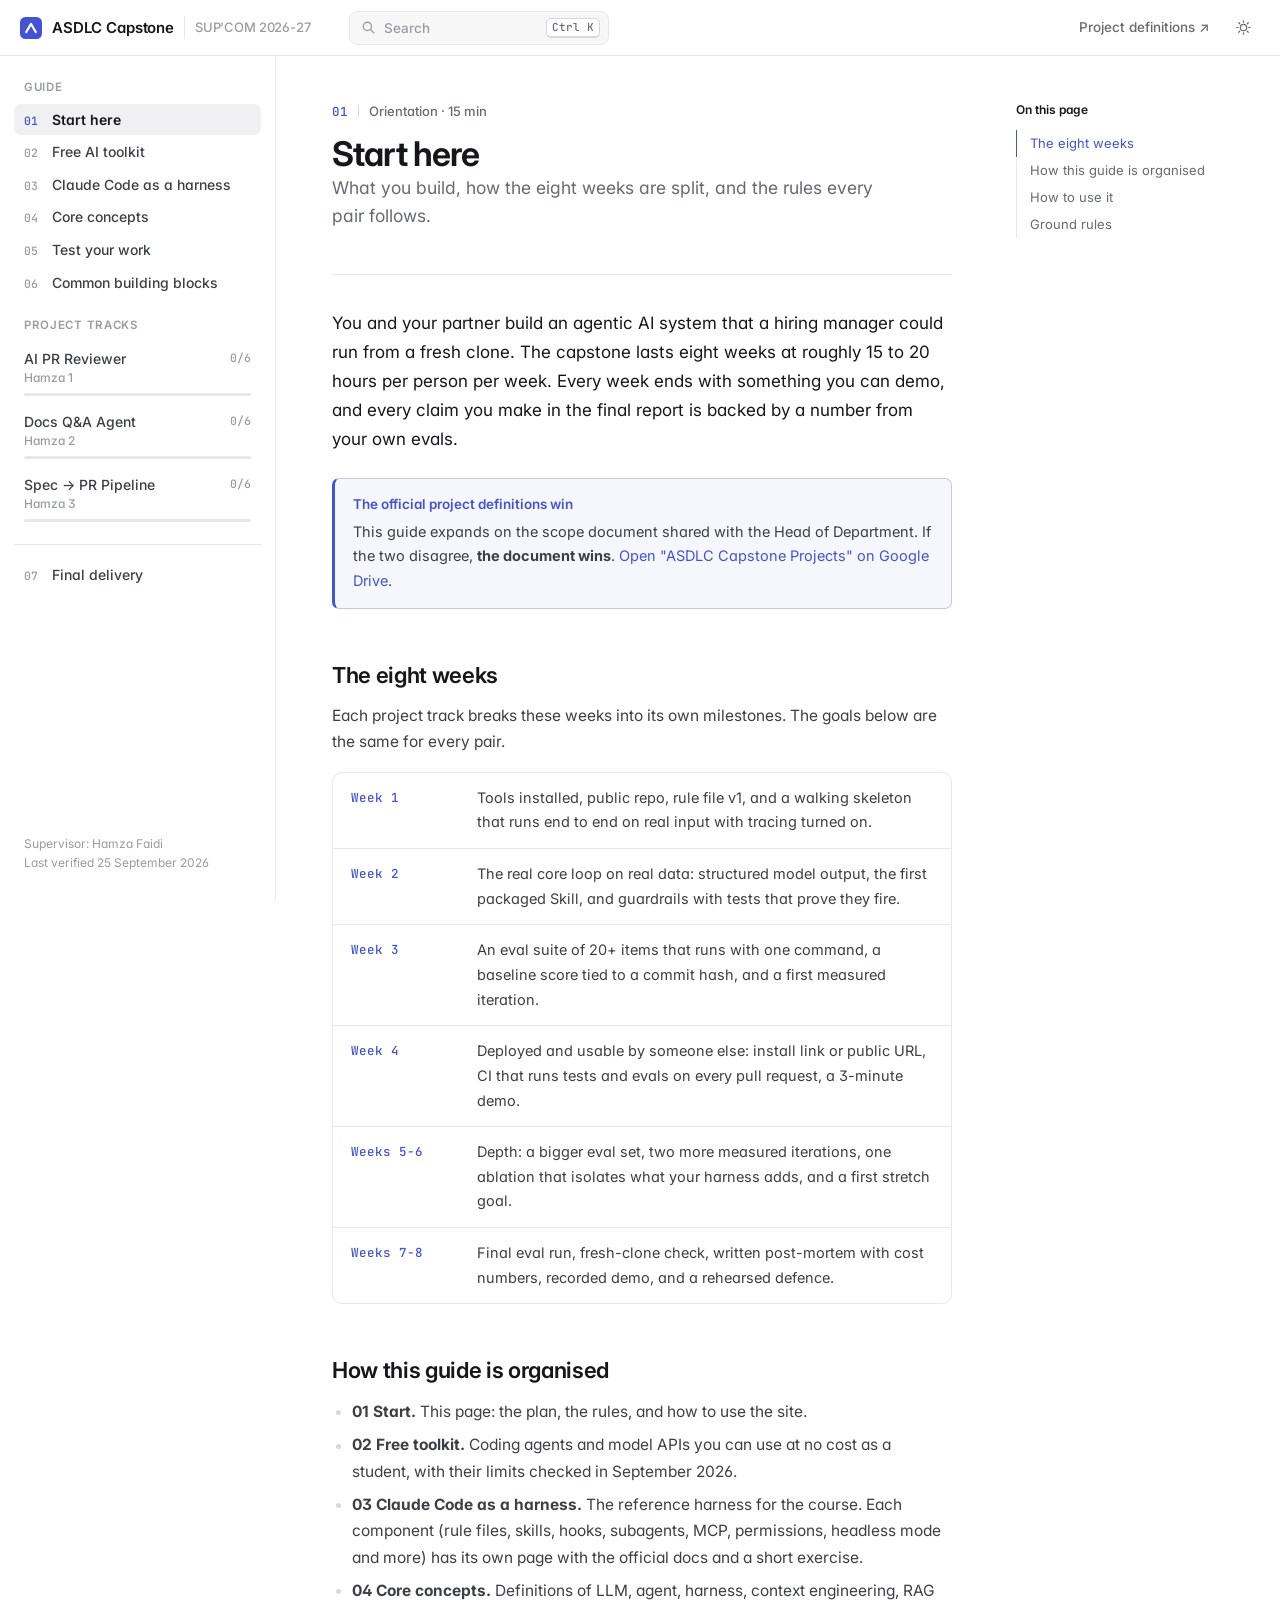
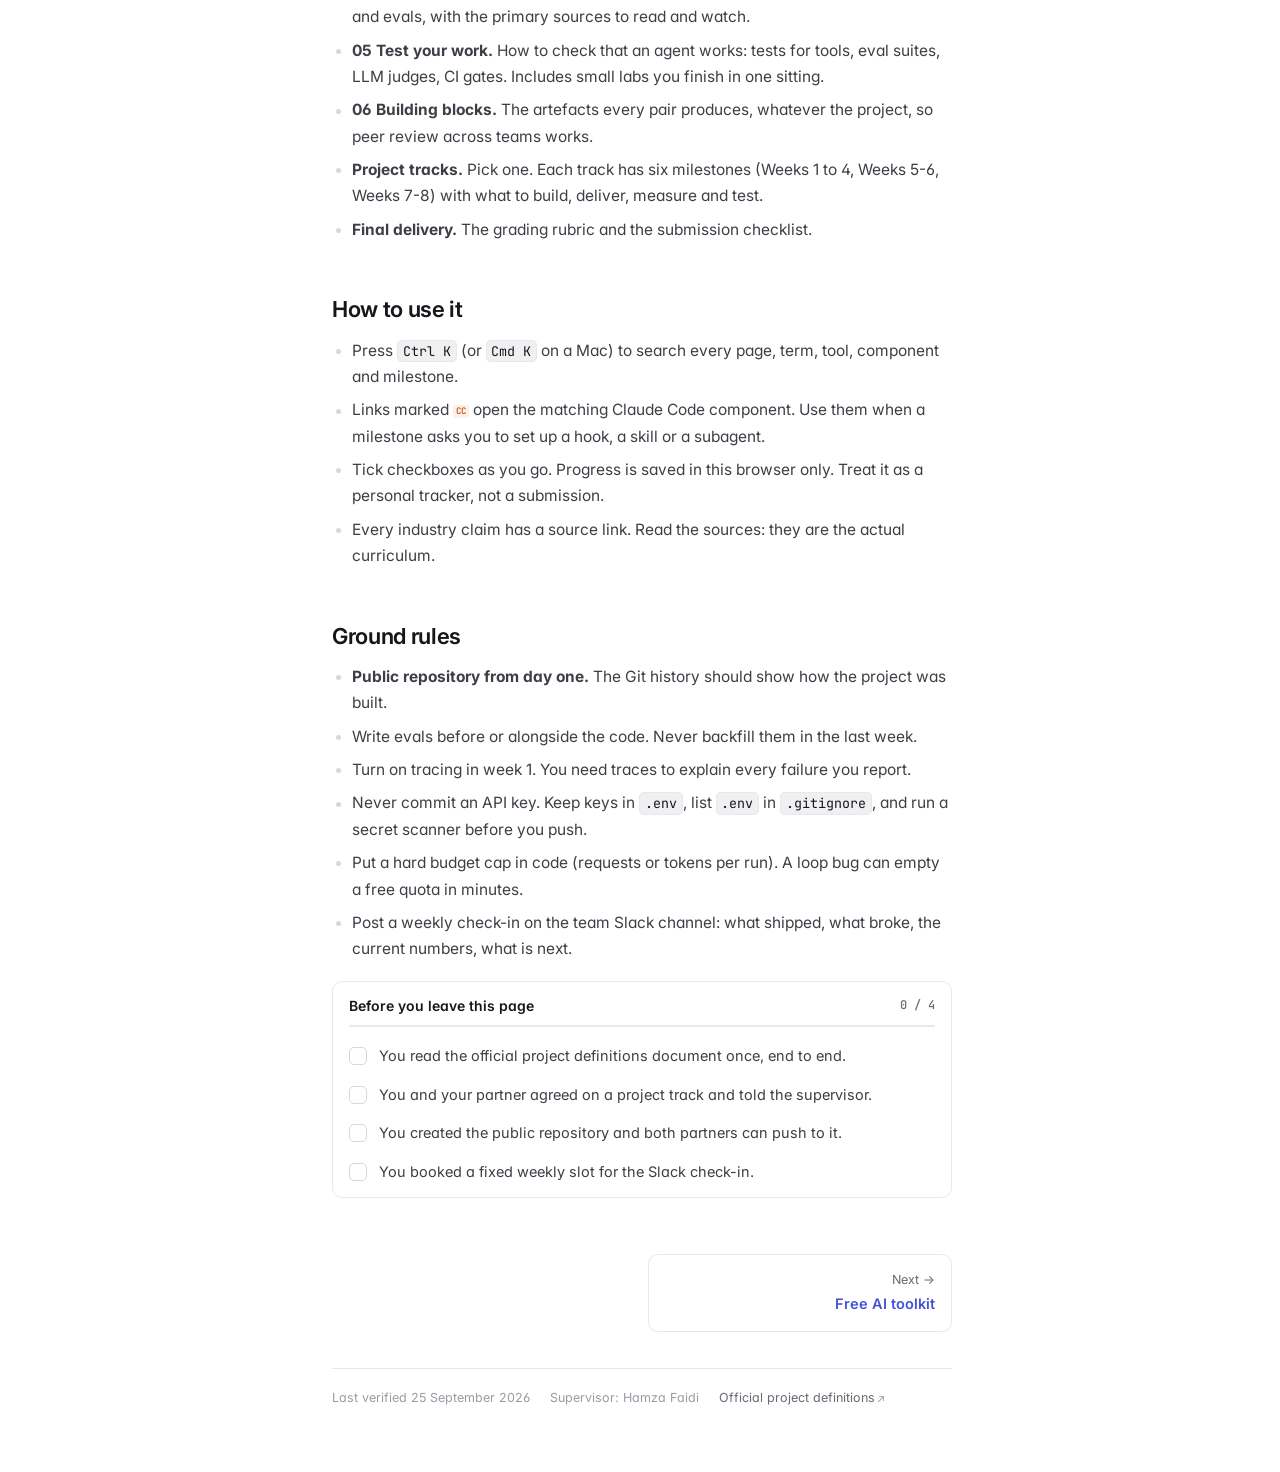
<file: index.html>
<!doctype html>
<html lang="en">
<head>
  <meta charset="utf-8">
  <meta name="viewport" content="width=device-width, initial-scale=1">
  <title>ASDLC Capstone Guide</title>
  <meta name="description" content="Guide for the Agentic AI and ASDLC capstone projects supervised by Hamza Faidi at SUP'COM: free tools, Claude Code as a reference harness, core concepts, testing, project milestones and final delivery.">
  <meta name="color-scheme" content="light dark">
  <script>
    /* Apply the saved theme before first paint to avoid a flash. */
    (function () { try { var t = localStorage.getItem("asdlc-theme"); if (t === "light" || t === "dark") document.documentElement.setAttribute("data-theme", t); } catch (e) {} })();
  </script>
  <link rel="preconnect" href="https://fonts.googleapis.com">
  <link rel="preconnect" href="https://fonts.gstatic.com" crossorigin>
  <link href="https://fonts.googleapis.com/css2?family=Inter:wght@400;500;600;700&family=JetBrains+Mono:wght@400;500&display=swap" rel="stylesheet">
  <link rel="stylesheet" href="styles.css">
  <link rel="icon" href="data:image/svg+xml,<svg xmlns='http://www.w3.org/2000/svg' viewBox='0 0 32 32'><rect width='32' height='32' rx='8' fill='%234353d6'/><path d='M9 22l7-12 7 12' stroke='white' stroke-width='3' fill='none' stroke-linecap='round' stroke-linejoin='round'/></svg>">
</head>
<body>
  <a class="skip" href="#content">Skip to content</a>

  <header class="topbar">
    <button class="icon-btn menu-btn" id="menuBtn" type="button" aria-label="Open navigation" aria-controls="sidebar" aria-expanded="false">
      <svg width="18" height="18" viewBox="0 0 20 20" aria-hidden="true"><path d="M3 5.5h14M3 10h14M3 14.5h14" stroke="currentColor" stroke-width="1.6" stroke-linecap="round"/></svg>
    </button>
    <a class="brand" href="#/start" aria-label="ASDLC Capstone Guide, home">
      <span class="brand-mark" aria-hidden="true">
        <svg width="22" height="22" viewBox="0 0 32 32"><rect width="32" height="32" rx="8" fill="currentColor"/><path d="M9 22l7-12 7 12" stroke="var(--bg)" stroke-width="3" fill="none" stroke-linecap="round" stroke-linejoin="round"/></svg>
      </span>
      <span class="brand-text">ASDLC Capstone</span>
      <span class="brand-sub">SUP'COM 2026-27</span>
    </a>
    <button class="search-btn" id="searchBtn" type="button" aria-label="Search the guide" aria-haspopup="dialog">
      <svg width="15" height="15" viewBox="0 0 20 20" aria-hidden="true"><circle cx="8.5" cy="8.5" r="5.5" fill="none" stroke="currentColor" stroke-width="1.7"/><path d="M13 13l4 4" stroke="currentColor" stroke-width="1.7" stroke-linecap="round"/></svg>
      <span class="search-label">Search</span>
      <kbd class="search-kbd" id="searchKbd">Ctrl K</kbd>
    </button>
    <div class="topbar-right">
      <a class="doc-link" id="docLink" href="#" target="_blank" rel="noopener">Project definitions<span aria-hidden="true"> ↗</span></a>
      <button class="icon-btn theme-btn" id="themeBtn" type="button" aria-label="Switch to dark theme">
        <svg class="i-sun" width="17" height="17" viewBox="0 0 24 24" aria-hidden="true"><circle cx="12" cy="12" r="4.5" fill="none" stroke="currentColor" stroke-width="1.7"/><path d="M12 2.5v2M12 19.5v2M2.5 12h2M19.5 12h2M5.3 5.3l1.4 1.4M17.3 17.3l1.4 1.4M5.3 18.7l1.4-1.4M17.3 6.7l1.4-1.4" stroke="currentColor" stroke-width="1.7" stroke-linecap="round"/></svg>
        <svg class="i-moon" width="17" height="17" viewBox="0 0 24 24" aria-hidden="true"><path d="M20 14.5A8 8 0 0 1 9.5 4a8 8 0 1 0 10.5 10.5z" fill="none" stroke="currentColor" stroke-width="1.7" stroke-linejoin="round"/></svg>
      </button>
    </div>
  </header>

  <div class="layout">
    <nav class="sidebar" id="sidebar" aria-label="Guide sections"></nav>
    <div class="scrim" id="scrim" hidden></div>
    <main class="main" id="content" tabindex="-1"></main>
  </div>

  <div class="palette" id="palette" role="dialog" aria-modal="true" aria-label="Search the guide" hidden>
    <div class="palette-backdrop" data-close-palette></div>
    <div class="palette-box">
      <div class="palette-input-row">
        <svg width="16" height="16" viewBox="0 0 20 20" aria-hidden="true"><circle cx="8.5" cy="8.5" r="5.5" fill="none" stroke="currentColor" stroke-width="1.7"/><path d="M13 13l4 4" stroke="currentColor" stroke-width="1.7" stroke-linecap="round"/></svg>
        <input id="paletteInput" type="text" autocomplete="off" spellcheck="false" placeholder="Search pages, terms, tools, components, milestones..." role="combobox" aria-expanded="true" aria-controls="paletteList" aria-autocomplete="list">
        <kbd>Esc</kbd>
      </div>
      <ul class="palette-list" id="paletteList" role="listbox" aria-label="Results"></ul>
      <div class="palette-foot"><span><kbd>↑</kbd><kbd>↓</kbd> move</span><span><kbd>Enter</kbd> open</span><span><kbd>Esc</kbd> close</span></div>
    </div>
  </div>

  <!-- Content parts: each file adds one section to window.GUIDE_PARTS. A missing file is skipped. -->
  <script src="content/tools.js"></script>
  <script src="content/harness.js"></script>
  <script src="content/concepts.js"></script>
  <script src="content/testing.js"></script>
  <script src="content/p1.js"></script>
  <script src="content/p2.js"></script>
  <script src="content/p3.js"></script>
  <!-- Site config, start page and final delivery; assembles the parts above. -->
  <script src="data.js"></script>
  <script src="app.js"></script>
</body>
</html>
</file>
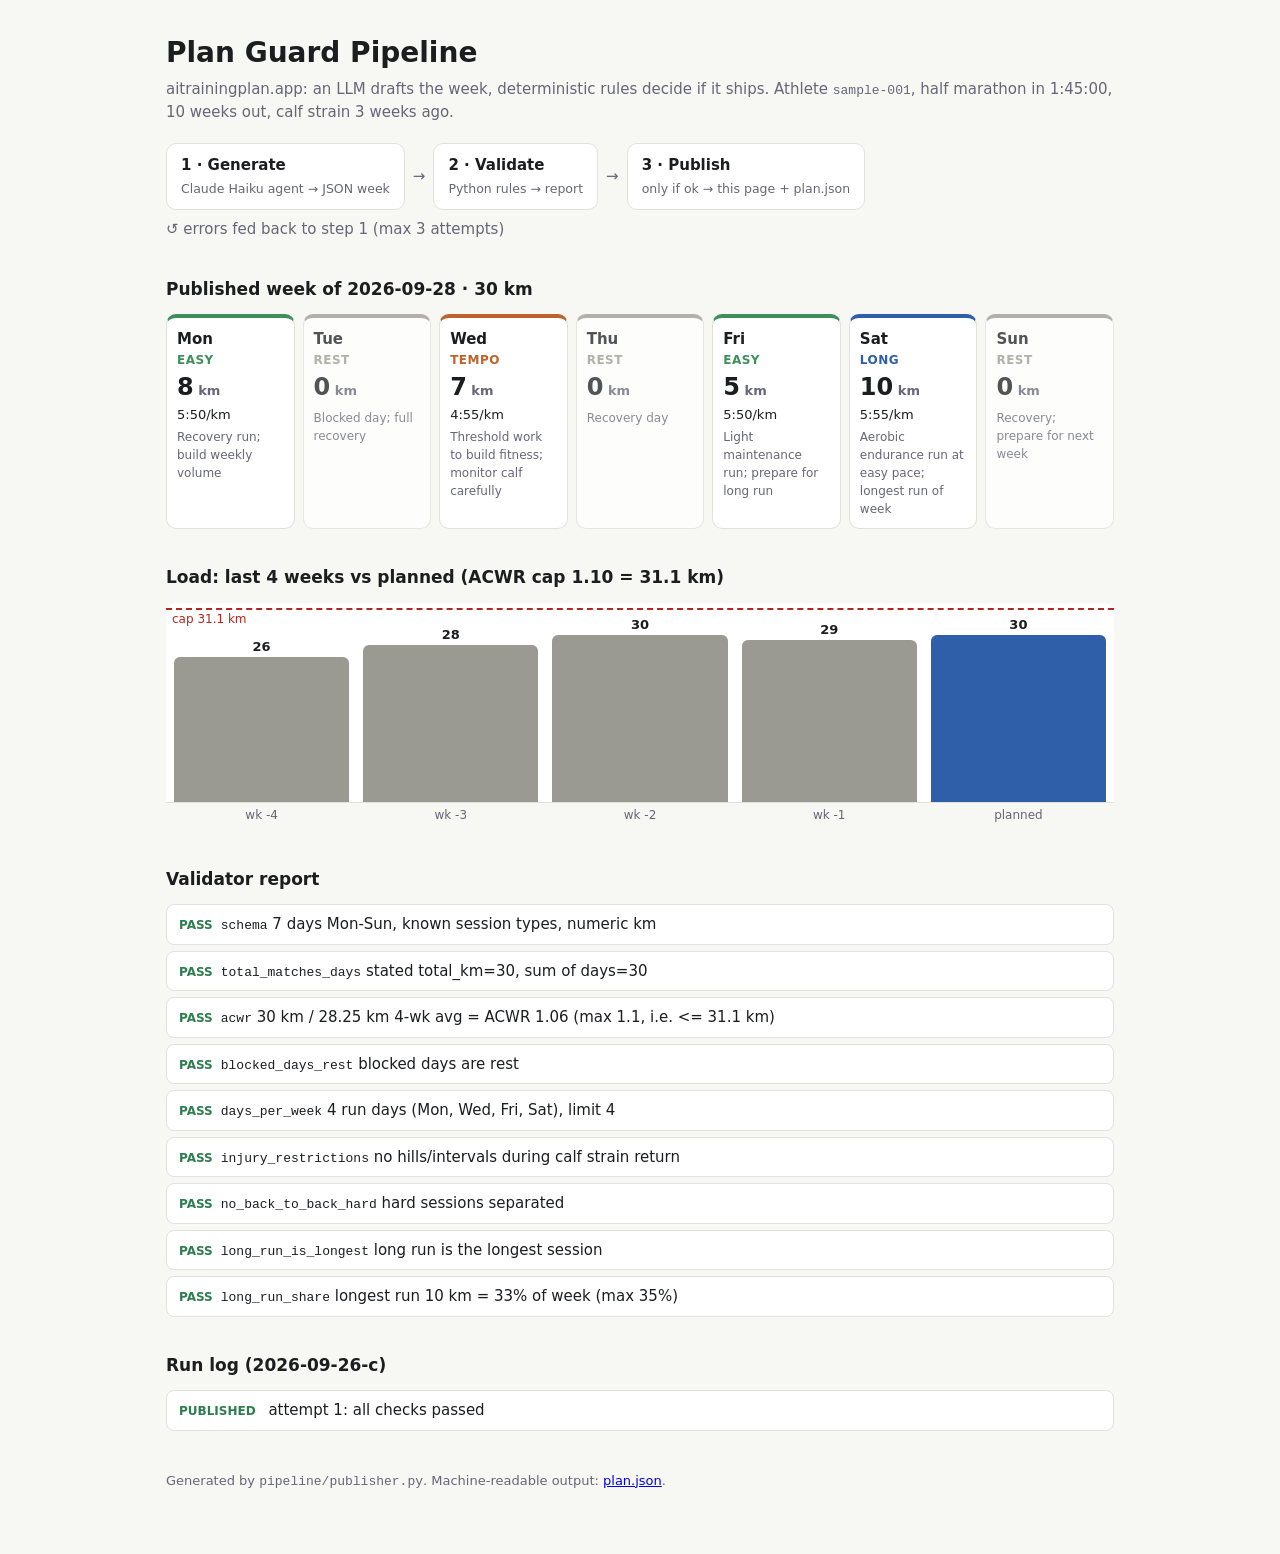
<file: docs/index.html>
<!doctype html>
<html lang="en"><head><meta charset="utf-8">
<meta name="viewport" content="width=device-width,initial-scale=1">
<title>Plan Guard Pipeline</title>
<style>
:root{--bg:#f7f7f4;--card:#fff;--ink:#1b1d1f;--mute:#667;--line:#e2e2dc;
--easy:#3f8f5c;--quality:#c0622b;--long:#2f5fa8;--rest:#9a9a92;--ok:#2e7d4f;--bad:#b3261e}
@media (prefers-color-scheme:dark){:root{--bg:#141517;--card:#1d1f22;--ink:#ececea;--mute:#9a9ca0;--line:#2e3034}}
*{box-sizing:border-box}body{margin:0;background:var(--bg);color:var(--ink);font:15px/1.5 system-ui,sans-serif}
main{max-width:980px;margin:0 auto;padding:32px 16px 64px}
h1{margin:0 0 4px;font-size:28px}h2{font-size:17px;margin:36px 0 12px}
.sub{color:var(--mute)}
.flow{display:flex;gap:8px;align-items:center;flex-wrap:wrap;margin-top:20px}
.step{background:var(--card);border:1px solid var(--line);border-radius:10px;padding:10px 14px}
.step b{display:block}.step small{color:var(--mute)}.arrow{color:var(--mute)}
.week{display:grid;grid-template-columns:repeat(7,1fr);gap:8px}
@media (max-width:760px){.week{grid-template-columns:repeat(2,1fr)}}
.day{background:var(--card);border:1px solid var(--line);border-top:4px solid var(--c);border-radius:10px;padding:10px}
.day.easy{--c:var(--easy)}.day.quality{--c:var(--quality)}.day.long{--c:var(--long)}.day.rest{--c:var(--rest);opacity:.75}
.dn{font-weight:700}.ty{color:var(--c);text-transform:uppercase;font-size:12px;font-weight:700;letter-spacing:.04em}
.km{font-size:24px;font-weight:700}.km span{font-size:13px;color:var(--mute)}
.pc{font-size:13px}.nt{font-size:12px;color:var(--mute);margin-top:4px}
.chart{position:relative;height:200px;display:flex;align-items:flex-end;gap:14px;padding:0 8px;
border-bottom:1px solid var(--line);background:var(--card);border-radius:10px 10px 0 0}
.bar{flex:1;background:var(--rest);border-radius:6px 6px 0 0;position:relative}.bar.plan{background:var(--long)}
.bar b{position:absolute;top:-20px;width:100%;text-align:center;font-size:13px}
.bar i{position:absolute;bottom:-22px;width:100%;text-align:center;font-size:12px;color:var(--mute);font-style:normal}
.cap{position:absolute;left:0;right:0;border-top:2px dashed var(--bad);font-size:12px;color:var(--bad);padding-left:6px}
ul.list{list-style:none;padding:0;margin:0;display:grid;gap:6px}
ul.list li{background:var(--card);border:1px solid var(--line);border-radius:8px;padding:8px 12px}
ul.list li span{font-weight:700;font-size:12px;margin-right:8px}
li.pass span,li.published span{color:var(--ok)}li.fail span,li.blocked span,li.rejected span{color:var(--bad)}
code{font-size:13px}footer{margin-top:40px;color:var(--mute);font-size:13px}
</style></head><body><main>
<h1>Plan Guard Pipeline</h1>
<div class="sub">aitrainingplan.app: an LLM drafts the week, deterministic rules decide if it ships.
Athlete <code>sample-001</code>, half marathon in 1:45:00,
10 weeks out, calf strain 3 weeks ago.</div>
<div class="flow">
<div class="step"><b>1 · Generate</b><small>Claude Haiku agent → JSON week</small></div><span class="arrow">→</span>
<div class="step"><b>2 · Validate</b><small>Python rules → report</small></div><span class="arrow">→</span>
<div class="step"><b>3 · Publish</b><small>only if ok → this page + plan.json</small></div>
<span class="arrow">↺ errors fed back to step 1 (max 3 attempts)</span>
</div>

<h2>Published week of 2026-09-28 · 30 km</h2>
<div class="week"><div class="day easy"><div class="dn">Mon</div><div class="ty">easy</div><div class="km">8<span> km</span></div><div class="pc">5:50/km</div><div class="nt">Recovery run; build weekly volume</div></div><div class="day rest"><div class="dn">Tue</div><div class="ty">rest</div><div class="km">0<span> km</span></div><div class="pc"></div><div class="nt">Blocked day; full recovery</div></div><div class="day quality"><div class="dn">Wed</div><div class="ty">tempo</div><div class="km">7<span> km</span></div><div class="pc">4:55/km</div><div class="nt">Threshold work to build fitness; monitor calf carefully</div></div><div class="day rest"><div class="dn">Thu</div><div class="ty">rest</div><div class="km">0<span> km</span></div><div class="pc"></div><div class="nt">Recovery day</div></div><div class="day easy"><div class="dn">Fri</div><div class="ty">easy</div><div class="km">5<span> km</span></div><div class="pc">5:50/km</div><div class="nt">Light maintenance run; prepare for long run</div></div><div class="day long"><div class="dn">Sat</div><div class="ty">long</div><div class="km">10<span> km</span></div><div class="pc">5:55/km</div><div class="nt">Aerobic endurance run at easy pace; longest run of week</div></div><div class="day rest"><div class="dn">Sun</div><div class="ty">rest</div><div class="km">0<span> km</span></div><div class="pc"></div><div class="nt">Recovery; prepare for next week</div></div></div>

<h2>Load: last 4 weeks vs planned (ACWR cap 1.10 = 31.1 km)</h2>
<div class="chart"><div class="bar" style="height:72.8%"><b>26</b><i>wk -4</i></div><div class="bar" style="height:78.4%"><b>28</b><i>wk -3</i></div><div class="bar" style="height:83.9%"><b>30</b><i>wk -2</i></div><div class="bar" style="height:81.2%"><b>29</b><i>wk -1</i></div><div class="bar plan" style="height:83.9%"><b>30</b><i>planned</i></div><div class="cap" style="bottom:87.0%">cap 31.1 km</div></div>
<div style="height:28px"></div>

<h2>Validator report</h2>
<ul class="list"><li class="pass"><span>PASS</span><code>schema</code> 7 days Mon-Sun, known session types, numeric km</li><li class="pass"><span>PASS</span><code>total_matches_days</code> stated total_km=30, sum of days=30</li><li class="pass"><span>PASS</span><code>acwr</code> 30 km / 28.25 km 4-wk avg = ACWR 1.06 (max 1.1, i.e. &lt;= 31.1 km)</li><li class="pass"><span>PASS</span><code>blocked_days_rest</code> blocked days are rest</li><li class="pass"><span>PASS</span><code>days_per_week</code> 4 run days (Mon, Wed, Fri, Sat), limit 4</li><li class="pass"><span>PASS</span><code>injury_restrictions</code> no hills/intervals during calf strain return</li><li class="pass"><span>PASS</span><code>no_back_to_back_hard</code> hard sessions separated</li><li class="pass"><span>PASS</span><code>long_run_is_longest</code> long run is the longest session</li><li class="pass"><span>PASS</span><code>long_run_share</code> longest run 10 km = 33% of week (max 35%)</li></ul>

<h2>Run log (2026-09-26-c)</h2>
<ul class="list"><li class="published"><span>PUBLISHED</span> attempt 1: all checks passed</li></ul>

<footer>Generated by <code>pipeline/publisher.py</code>. Machine-readable output: <a href="plan.json">plan.json</a>.</footer>
</main></body></html>
</file>
<file: styles.css>
/* ASDLC Capstone Guide. Tokens first; content SVGs rely on --accent, --muted, --line, --surface, --text, --bg. */
:root {
  --bg: #ffffff;
  --surface: #f7f7f8;
  --surface-2: #f0f0f2;
  --raised: #ffffff;
  --line: #e8e8eb;
  --line-strong: #d7d7dc;
  --text: #16171b;
  --text-2: #3d3f46;
  --muted: #676a73;
  --faint: #9a9ca4;
  --accent: #4353d6;
  --accent-soft: #eef0fc;
  --accent-ink: #3140b3;
  --ok: #17794a;  --ok-soft: #e9f6ef;
  --warn: #9a5a07; --warn-soft: #fdf5e6;
  --tip: #0e7169;  --tip-soft: #e7f5f3;
  --cc: #c2531a;   --cc-soft: #fcf0e8;
  --blue: #3f5bd8; --green: #1a8048; --violet: #7c3aed;
  --mark: #fff2a8;
  --shadow-sm: 0 1px 2px rgba(16, 17, 20, .04);
  --shadow: 0 1px 2px rgba(16, 17, 20, .04), 0 8px 24px -8px rgba(16, 17, 20, .10);
  --shadow-lg: 0 24px 64px -12px rgba(16, 17, 20, .25), 0 2px 6px rgba(16, 17, 20, .06);
  --r: 10px;
  --r-sm: 7px;
  --top-h: 56px;
  --side-w: 276px;
  --col: 760px;
  --sans: "Inter", ui-sans-serif, system-ui, -apple-system, "Segoe UI", sans-serif;
  --mono: "JetBrains Mono", ui-monospace, SFMono-Regular, Menlo, Consolas, monospace;
  color-scheme: light;
}
@media (prefers-color-scheme: dark) {
  :root:not([data-theme="light"]) {
    --bg: #0e0f12; --surface: #15161a; --surface-2: #1c1d22; --raised: #17181c;
    --line: #25262c; --line-strong: #34363e;
    --text: #ececef; --text-2: #c6c8cf; --muted: #999ca6; --faint: #6b6e78;
    --accent: #8e9bff; --accent-soft: #1b1f3d; --accent-ink: #b3bbff;
    --ok: #53cf8e; --ok-soft: #12281c; --warn: #f0b35a; --warn-soft: #2b2211; --tip: #4fcdc1; --tip-soft: #0f2826;
    --cc: #f29a62; --cc-soft: #2c1c12;
    --blue: #8ea4ff; --green: #5bd08c; --violet: #b99cff;
    --mark: #5a4b0f;
    --shadow-sm: 0 1px 2px rgba(0, 0, 0, .3);
    --shadow: 0 1px 2px rgba(0, 0, 0, .3), 0 8px 24px -8px rgba(0, 0, 0, .5);
    --shadow-lg: 0 24px 64px -12px rgba(0, 0, 0, .7), 0 0 0 1px #2b2c33;
    color-scheme: dark;
  }
}
:root[data-theme="dark"] {
  --bg: #0e0f12; --surface: #15161a; --surface-2: #1c1d22; --raised: #17181c;
  --line: #25262c; --line-strong: #34363e;
  --text: #ececef; --text-2: #c6c8cf; --muted: #999ca6; --faint: #6b6e78;
  --accent: #8e9bff; --accent-soft: #1b1f3d; --accent-ink: #b3bbff;
  --ok: #53cf8e; --ok-soft: #12281c; --warn: #f0b35a; --warn-soft: #2b2211; --tip: #4fcdc1; --tip-soft: #0f2826;
  --cc: #f29a62; --cc-soft: #2c1c12;
  --blue: #8ea4ff; --green: #5bd08c; --violet: #b99cff;
  --mark: #5a4b0f;
  --shadow-sm: 0 1px 2px rgba(0, 0, 0, .3);
  --shadow: 0 1px 2px rgba(0, 0, 0, .3), 0 8px 24px -8px rgba(0, 0, 0, .5);
  --shadow-lg: 0 24px 64px -12px rgba(0, 0, 0, .7), 0 0 0 1px #2b2c33;
  color-scheme: dark;
}

/* ---------------------------------------------------------------- base */
*, *::before, *::after { box-sizing: border-box; }
html { scroll-padding-top: calc(var(--top-h) + 24px); -webkit-text-size-adjust: 100%; text-size-adjust: 100%; }
body {
  margin: 0; background: var(--bg); color: var(--text);
  font: 400 15.5px/1.7 var(--sans); font-feature-settings: "cv11", "ss01";
  -webkit-font-smoothing: antialiased; -moz-osx-font-smoothing: grayscale;
  overflow-x: hidden;
}
a { color: var(--accent); text-decoration: none; }
a:hover { text-decoration: underline; text-decoration-thickness: 1px; text-underline-offset: 3px; }
p, li, dd { overflow-wrap: anywhere; }
code { font-family: var(--mono); font-size: .86em; background: var(--surface-2); border: 1px solid var(--line); padding: .08em .36em; border-radius: 5px; color: var(--text); }
kbd { font-family: var(--mono); font-size: 11px; line-height: 1; padding: 3px 5px; border-radius: 5px; border: 1px solid var(--line-strong); border-bottom-width: 2px; background: var(--bg); color: var(--muted); }
mark { background: var(--mark); color: inherit; border-radius: 2px; padding: 0 1px; }
svg { flex-shrink: 0; }
:focus { outline: none; }
:focus-visible { outline: 2px solid var(--accent); outline-offset: 2px; border-radius: 6px; }
h1:focus-visible { outline: none; }
.muted { color: var(--muted); }
.small { font-size: 13px; }
.nowrap { white-space: nowrap; }
.dot { display: inline-block; width: 3px; height: 3px; border-radius: 50%; background: currentColor; opacity: .55; margin: 0 7px; vertical-align: middle; }
.ext { font-size: .85em; margin-left: 2px; opacity: .7; }
.skip { position: absolute; left: 12px; top: -48px; z-index: 100; background: var(--text); color: var(--bg); padding: 8px 12px; border-radius: 8px; }
.skip:focus { top: 10px; }

/* ---------------------------------------------------------------- top bar */
.topbar {
  position: sticky; top: 0; z-index: 40; height: var(--top-h);
  display: flex; align-items: center; gap: 14px; padding: 0 20px;
  background: color-mix(in srgb, var(--bg) 86%, transparent);
  -webkit-backdrop-filter: saturate(1.4) blur(12px); backdrop-filter: saturate(1.4) blur(12px);
  border-bottom: 1px solid var(--line);
}
.brand { display: flex; align-items: center; gap: 10px; color: var(--text); font-weight: 600; font-size: 15px; letter-spacing: -.01em; white-space: nowrap; min-width: 0; }
.brand:hover { text-decoration: none; }
.brand-mark { color: var(--accent); display: flex; }
.brand-sub { color: var(--faint); font-weight: 500; font-size: 13px; padding-left: 10px; border-left: 1px solid var(--line); }
.icon-btn { display: inline-flex; align-items: center; justify-content: center; width: 34px; height: 34px; border-radius: 8px; border: 1px solid transparent; background: none; color: var(--muted); cursor: pointer; }
.icon-btn:hover { color: var(--text); background: var(--surface-2); }
.menu-btn { display: none; margin-left: -6px; }
.search-btn {
  margin-left: 24px; display: flex; align-items: center; gap: 8px; height: 34px; width: 260px; max-width: 34vw;
  padding: 0 8px 0 11px; border: 1px solid var(--line); border-radius: 8px; background: var(--surface); color: var(--faint);
  font: 500 13.5px var(--sans); cursor: pointer; transition: border-color .15s, color .15s;
}
.search-btn:hover { border-color: var(--line-strong); color: var(--muted); }
.search-label { flex: 1; text-align: left; }
.topbar-right { margin-left: auto; display: flex; align-items: center; gap: 6px; }
.doc-link { font-size: 13.5px; font-weight: 500; color: var(--muted); padding: 6px 10px; border-radius: 7px; white-space: nowrap; }
.doc-link:hover { color: var(--text); background: var(--surface-2); text-decoration: none; }
.theme-btn .i-moon { display: none; }
:root[data-theme="dark"] .theme-btn .i-sun { display: none; }
:root[data-theme="dark"] .theme-btn .i-moon { display: block; }
@media (prefers-color-scheme: dark) {
  :root:not([data-theme="light"]) .theme-btn .i-sun { display: none; }
  :root:not([data-theme="light"]) .theme-btn .i-moon { display: block; }
}

/* ---------------------------------------------------------------- layout */
.layout { display: grid; grid-template-columns: var(--side-w) minmax(0, 1fr); min-height: calc(100vh - var(--top-h)); }
.sidebar {
  position: sticky; top: var(--top-h); height: calc(100vh - var(--top-h)); overflow-y: auto; overscroll-behavior: contain;
  border-right: 1px solid var(--line); background: var(--bg);
  scrollbar-width: thin; scrollbar-color: var(--line-strong) transparent;
}
.main { min-width: 0; padding: 44px 56px 64px; }
.main:focus { outline: none; }
.page-grid { display: grid; grid-template-columns: minmax(0, var(--col)) 208px; gap: 64px; justify-content: center; }
.page { min-width: 0; }
.toc { position: relative; }
.scrim { display: none; }

/* ---------------------------------------------------------------- sidebar */
.side-inner { padding: 22px 14px 28px; display: flex; flex-direction: column; min-height: 100%; }
.side-label { font-size: 11.5px; font-weight: 600; letter-spacing: .06em; text-transform: uppercase; color: var(--faint); padding: 0 10px; margin: 18px 0 6px; }
.side-label:first-child { margin-top: 0; }
.side-label a { color: inherit; }
.side-label a:hover, .side-label a.active { color: var(--text); text-decoration: none; }
.nav { list-style: none; margin: 0; padding: 0; }
.nav > li + li { margin-top: 1px; }
.nav-link { display: flex; align-items: baseline; gap: 10px; padding: 6px 10px; border-radius: 7px; color: var(--text-2); font-size: 14px; font-weight: 500; line-height: 1.4; }
.nav-link:hover { background: var(--surface-2); color: var(--text); text-decoration: none; }
.nav-link.active { background: var(--surface-2); color: var(--text); font-weight: 600; }
.nav-num { font: 500 11.5px var(--mono); color: var(--faint); min-width: 18px; }
.nav-link.active .nav-num { color: var(--accent); }
.nav-sub { list-style: none; margin: 4px 0 8px 19px; padding: 0 0 0 10px; border-left: 1px solid var(--line); }
.nav-sub a { display: block; padding: 4px 10px; margin-left: -11px; border-left: 1px solid transparent; color: var(--muted); font-size: 13.5px; line-height: 1.45; }
.nav-sub a:hover { color: var(--text); text-decoration: none; }
.nav-sub a.active { color: var(--accent); border-left-color: var(--accent); font-weight: 500; }
.nav-sub.ms a { display: flex; gap: 8px; align-items: flex-start; }
.nav-dot { flex: none; width: 14px; height: 14px; margin-top: 2px; border-radius: 50%; border: 1.5px solid var(--line-strong); display: inline-flex; align-items: center; justify-content: center; }
.nav-dot svg { width: 10px; height: 10px; }
.nav-sub a.done .nav-dot { background: var(--ok); border-color: var(--ok); color: #fff; }
.nav-ms-when { display: block; font-size: 11.5px; color: var(--faint); font-weight: 500; }
.nav-proj { display: block; padding: 8px 10px; border-radius: 7px; color: var(--text-2); font-size: 14px; font-weight: 500; line-height: 1.35; }
.nav-proj:hover { background: var(--surface-2); color: var(--text); text-decoration: none; }
.nav-proj.active { background: var(--surface-2); color: var(--text); font-weight: 600; }
.nav-proj-top { display: flex; justify-content: space-between; gap: 8px; }
.nav-proj-count { font: 500 11.5px var(--mono); color: var(--faint); }
.nav-proj-slot { display: block; font-size: 12px; color: var(--faint); font-weight: 500; margin-top: 1px; }
.bar { display: block; height: 3px; border-radius: 3px; background: var(--line); overflow: hidden; margin-top: 7px; }
.bar > span { display: block; height: 100%; background: var(--pc, var(--accent)); border-radius: 3px; transition: width .3s; }
.nav-final { margin-top: 14px; padding-top: 14px; border-top: 1px solid var(--line); }
.side-foot { margin-top: auto; padding: 22px 10px 0; font-size: 12px; color: var(--faint); line-height: 1.6; }

.c-blue { --pc: var(--blue); }
.c-green { --pc: var(--green); }
.c-violet { --pc: var(--violet); }

/* ---------------------------------------------------------------- page head */
.page-head { margin-bottom: 34px; padding-bottom: 28px; border-bottom: 1px solid var(--line); }
.eyebrow { display: flex; align-items: center; flex-wrap: wrap; gap: 0; font-size: 13px; font-weight: 500; color: var(--muted); margin-bottom: 12px; }
.eb-num { font: 500 12.5px var(--mono); color: var(--accent); }
.eb-sep { width: 1px; height: 12px; background: var(--line-strong); margin: 0 10px; }
.crumb { color: var(--muted); }
.crumb:hover { color: var(--text); }
.crumb-sep { color: var(--faint); margin: 0 8px; }
h1 { font-size: 34px; line-height: 1.18; letter-spacing: -.025em; font-weight: 650; margin: 0; color: var(--text); text-wrap: balance; }
.summary { font-size: 17.5px; line-height: 1.6; color: var(--muted); margin: 12px 0 0; max-width: 680px; text-wrap: pretty; }
.slot { display: inline-flex; align-items: center; gap: 6px; font-size: 12.5px; font-weight: 600; color: var(--pc, var(--accent)); }
.slot::before { content: ""; width: 7px; height: 7px; border-radius: 50%; background: currentColor; }

/* ---------------------------------------------------------------- prose */
.page > p, .prose p, .page > .bullets, .page > .steps { color: var(--text-2); }
.page p { margin: 0 0 16px; }
.lead { font-size: 17px; line-height: 1.7; color: var(--text) !important; margin-bottom: 24px !important; }
.hx { position: relative; }
h2.hx { font-size: 22px; line-height: 1.3; letter-spacing: -.015em; font-weight: 620; margin: 52px 0 14px; color: var(--text); }
h3.hx { font-size: 17px; line-height: 1.4; letter-spacing: -.008em; font-weight: 600; margin: 34px 0 10px; color: var(--text); }
.page-head + .hx, .page-head + * + .hx { margin-top: 8px; }
.anchor { margin-left: 6px; color: var(--faint); font-weight: 400; opacity: 0; transition: opacity .12s; text-decoration: none !important; }
.hx:hover .anchor, .anchor:focus-visible { opacity: 1; }
.anchor:hover { color: var(--accent); }
.sub-h { font-size: 12px; font-weight: 600; text-transform: uppercase; letter-spacing: .06em; color: var(--faint); margin: 22px 0 10px; }
.flash { animation: flash 1.4s ease-out; }
@keyframes flash { 0%, 30% { background: var(--accent-soft); box-shadow: 0 0 0 6px var(--accent-soft); } 100% { background: transparent; box-shadow: 0 0 0 6px transparent; } }

.bullets { margin: 0 0 18px; padding-left: 0; list-style: none; }
.bullets > li { position: relative; padding-left: 20px; margin: 7px 0; }
.bullets > li::before { content: ""; position: absolute; left: 4px; top: .72em; width: 5px; height: 5px; border-radius: 50%; background: var(--line-strong); }
.bullets.pitfalls > li::before { background: var(--warn); opacity: .7; }
.bullets.deliver > li::before { border-radius: 1px; background: var(--accent); opacity: .6; }
.steps { counter-reset: s; list-style: none; margin: 0 0 20px; padding: 0; }
.steps > li { counter-increment: s; position: relative; padding: 0 0 0 36px; margin: 0 0 12px; min-height: 24px; }
.steps > li::before {
  content: counter(s); position: absolute; left: 0; top: 1px; width: 23px; height: 23px; border-radius: 50%;
  border: 1px solid var(--line-strong); background: var(--bg); color: var(--muted); font: 500 12px/21px var(--mono); text-align: center;
}
.source { font-size: 13.5px; color: var(--muted); }

/* cross-links to Claude Code components */
a.cc-link { color: var(--text); text-decoration: underline; text-decoration-color: color-mix(in srgb, var(--cc) 55%, transparent); text-decoration-thickness: 1.5px; text-underline-offset: 3px; }
a.cc-link::after, .cc-demo {
  content: "CC"; display: inline-block; margin-left: 3px; padding: 0 3px; border-radius: 3px; vertical-align: 1px;
  font: 600 9px/13px var(--mono); letter-spacing: .02em; color: var(--cc); background: var(--cc-soft); text-decoration: none;
}
.cc-demo { margin-left: 0; }
a.cc-link:hover { color: var(--cc); text-decoration-color: var(--cc); }
.cc-row { display: flex; flex-wrap: wrap; align-items: center; gap: 6px; margin: 14px 0 4px; }
.cc-row-label { font-size: 12px; font-weight: 600; color: var(--faint); margin-right: 4px; }
.cc-chip {
  display: inline-flex; align-items: center; gap: 6px; padding: 3px 9px 3px 4px; border-radius: 999px;
  border: 1px solid var(--line); background: var(--bg); color: var(--text-2); font-size: 12.5px; font-weight: 500; line-height: 1.5; white-space: nowrap;
  transition: border-color .15s, color .15s;
}
.cc-chip:hover { border-color: color-mix(in srgb, var(--cc) 50%, var(--line)); color: var(--text); text-decoration: none; }
.cc-mark { font: 600 9px/15px var(--mono); padding: 0 4px; border-radius: 999px; color: var(--cc); background: var(--cc-soft); }

/* ---------------------------------------------------------------- callouts */
.callout { --c: var(--accent); --cs: var(--accent-soft); margin: 22px 0; padding: 14px 18px; border: 1px solid color-mix(in srgb, var(--c) 22%, var(--line)); border-left: 3px solid var(--c); border-radius: var(--r-sm); background: color-mix(in srgb, var(--cs) 55%, var(--bg)); }
.callout.warn { --c: var(--warn); --cs: var(--warn-soft); }
.callout.tip { --c: var(--tip); --cs: var(--tip-soft); }
.callout.lesson { --c: var(--pc, var(--accent)); --cs: var(--surface); }
.callout-title { font-size: 13.5px; font-weight: 600; color: var(--c); margin-bottom: 4px; }
.callout-body { font-size: 14.5px; color: var(--text-2); }
.callout-body > :last-child, .callout-body p:last-child { margin-bottom: 0; }
.callout-body p { margin: 0 0 8px; }

/* ---------------------------------------------------------------- code */
/* bare <pre> inside html content (e.g. in a list item) */
.page pre { max-width: 100%; overflow-x: auto; margin: 10px 0 14px; padding: 12px 14px; border: 1px solid var(--line); border-radius: var(--r-sm); background: var(--surface); font: 400 12.5px/1.6 var(--mono); color: var(--text); }
.page pre code { background: none; border: 0; padding: 0; font-size: inherit; }
.code { margin: 20px 0; border: 1px solid var(--line); border-radius: var(--r); background: var(--surface); overflow: hidden; }
.code-head { display: flex; align-items: center; gap: 10px; height: 38px; padding: 0 8px 0 14px; border-bottom: 1px solid var(--line); font-size: 12.5px; }
.code-title { font: 500 12px var(--mono); color: var(--text-2); overflow: hidden; text-overflow: ellipsis; white-space: nowrap; min-width: 0; }
.code-lang { font: 500 11px var(--mono); color: var(--faint); text-transform: lowercase; margin-left: auto; }
.copy-btn { margin-left: 6px; font: 500 12px var(--sans); color: var(--muted); background: transparent; border: 1px solid var(--line); border-radius: 6px; padding: 3px 9px; cursor: pointer; }
.code-title:empty + .copy-btn, .code-head > .copy-btn:nth-child(2) { margin-left: auto; }
.copy-btn:hover { color: var(--text); border-color: var(--line-strong); background: var(--bg); }
.copy-btn.ok { color: var(--ok); border-color: color-mix(in srgb, var(--ok) 40%, var(--line)); }
.code pre { margin: 0; padding: 14px 16px; overflow-x: auto; border: 0; border-radius: 0; background: none; font: 400 13px/1.65 var(--mono); color: var(--text); tab-size: 2; }
.code pre code { background: none; border: 0; padding: 0; font-size: inherit; }

/* ---------------------------------------------------------------- tables */
.table-wrap { margin: 18px 0 24px; border: 1px solid var(--line); border-radius: var(--r); overflow-x: auto; }
table { width: 100%; border-collapse: collapse; font-size: 14px; }
th { text-align: left; font-weight: 600; font-size: 12.5px; color: var(--muted); background: var(--surface); padding: 10px 14px; border-bottom: 1px solid var(--line); white-space: nowrap; }
td { padding: 11px 14px; border-bottom: 1px solid var(--line); vertical-align: top; color: var(--text-2); min-width: 120px; }
tr:last-child td { border-bottom: 0; }
td:first-child { color: var(--text); font-weight: 500; }

/* ---------------------------------------------------------------- equation, timeline */
.equation { display: flex; align-items: center; justify-content: center; flex-wrap: wrap; gap: 10px; margin: 24px 0; padding: 24px 16px; border: 1px solid var(--line); border-radius: var(--r); background: var(--surface); font-size: 20px; font-weight: 600; letter-spacing: -.01em; }
.equation span { padding: 4px 12px; border-radius: 7px; background: var(--bg); border: 1px solid var(--line); }
.equation em { font-style: normal; color: var(--faint); font-weight: 400; }
.timeline { list-style: none; margin: 16px 0 26px; padding: 0; border: 1px solid var(--line); border-radius: var(--r); overflow: hidden; }
.timeline li { display: grid; grid-template-columns: 110px 1fr; gap: 16px; padding: 13px 18px; border-top: 1px solid var(--line); }
.timeline li:first-child { border-top: 0; }
.tl-when { font: 500 12.5px/1.9 var(--mono); color: var(--accent); white-space: nowrap; }
.tl-what { color: var(--text-2); font-size: 14.5px; }

/* ---------------------------------------------------------------- defs */
.defs { margin: 16px 0 26px; border-top: 1px solid var(--line); }
.def { display: grid; grid-template-columns: 200px 1fr; gap: 24px; padding: 18px 0; border-bottom: 1px solid var(--line); }
.def dt { font-weight: 600; font-size: 15px; line-height: 1.45; display: flex; flex-direction: column; align-items: flex-start; gap: 8px; }
.def-term { color: var(--text); }
.def-term:hover { color: var(--accent); text-decoration: none; }
.def dd { margin: 0; color: var(--text-2); font-size: 14.5px; }
.def-src { margin-top: 6px; font-size: 13px; }
.def-src a { color: var(--muted); }
.def-src a:hover { color: var(--accent); }

/* ---------------------------------------------------------------- resources */
.res-list { list-style: none; margin: 14px 0 26px; padding: 0; border: 1px solid var(--line); border-radius: var(--r); overflow: hidden; }
.res-list li + li { border-top: 1px solid var(--line); }
.res { display: flex; align-items: flex-start; gap: 14px; padding: 13px 16px; color: var(--text); transition: background .12s; }
.res:hover { background: var(--surface); text-decoration: none; }
.res:hover .res-title { color: var(--accent); }
.res:hover .res-go { color: var(--accent); transform: translate(1px, -1px); }
.kind { flex: none; width: 58px; margin-top: 2px; text-align: center; font: 600 10.5px/20px var(--sans); letter-spacing: .03em; text-transform: uppercase; border-radius: 5px; color: var(--kc, var(--muted)); background: color-mix(in srgb, var(--kc, var(--muted)) 11%, transparent); }
.k-docs { --kc: var(--accent); }
.k-read { --kc: var(--muted); }
.k-video { --kc: #d23f4a; }
.k-course { --kc: var(--ok); }
.k-repo { --kc: var(--text-2); }
.k-spec { --kc: var(--tip); }
.k-pdf { --kc: var(--warn); }
.k-paper { --kc: var(--violet); }
.res-main { flex: 1; min-width: 0; display: flex; flex-direction: column; gap: 1px; }
.res-title { font-weight: 550; font-size: 14.5px; line-height: 1.45; transition: color .12s; }
.res-meta { font-size: 12.5px; color: var(--muted); }
.res-host { font-family: var(--mono); font-size: 11.5px; color: var(--faint); }
.res-note { font-size: 13.5px; color: var(--text-2); margin-top: 3px; line-height: 1.55; }
.res-go { flex: none; color: var(--faint); margin-top: 1px; transition: transform .15s, color .15s; }

.pills { display: flex; flex-wrap: wrap; gap: 6px; margin: 12px 0 0; }
.pill { display: inline-flex; align-items: center; gap: 2px; padding: 3px 10px; border-radius: 999px; border: 1px solid var(--line); font-size: 12.5px; font-weight: 500; color: var(--text-2); background: var(--bg); }
.pill:hover { border-color: var(--accent); color: var(--accent); text-decoration: none; }
.src-link { font-size: 13px; color: var(--muted); }

/* ---------------------------------------------------------------- checklists */
.checklist { margin: 16px 0 24px; border: 1px solid var(--line); border-radius: var(--r); background: var(--bg); overflow: hidden; }
.cl-head { display: flex; justify-content: space-between; align-items: center; gap: 12px; padding: 12px 16px 8px; font-weight: 600; font-size: 14px; }
.cl-count { font: 500 12px var(--mono); color: var(--muted); white-space: nowrap; }
.checklist.complete .cl-count { color: var(--ok); }
.cl-bar { height: 2px; margin: 0 16px 6px; background: var(--line); border-radius: 2px; overflow: hidden; }
.cl-bar span { display: block; height: 100%; background: var(--ok); transition: width .25s; }
.checklist ul { list-style: none; margin: 0; padding: 4px 6px 6px; }
.check { position: relative; display: flex; gap: 12px; align-items: flex-start; padding: 8px 10px; border-radius: 7px; cursor: pointer; font-size: 14.5px; color: var(--text-2); line-height: 1.55; }
.check:hover { background: var(--surface); }
.check input { position: absolute; opacity: 0; width: 18px; height: 18px; margin: 2px 0 0; }
.box { flex: none; width: 18px; height: 18px; margin-top: 2px; border: 1.5px solid var(--line-strong); border-radius: 5px; display: inline-flex; align-items: center; justify-content: center; color: transparent; background: var(--bg); transition: background .12s, border-color .12s; }
.box svg { width: 12px; height: 12px; }
.check input:checked + .box { background: var(--ok); border-color: var(--ok); color: #fff; }
.check input:focus-visible + .box { outline: 2px solid var(--accent); outline-offset: 2px; }
.check input:checked ~ .check-text { color: var(--muted); }

/* ---------------------------------------------------------------- tools */
.tool-group { margin-bottom: 8px; }
.group-intro { color: var(--muted) !important; font-size: 14.5px; }
.tool-grid { display: grid; grid-template-columns: repeat(2, minmax(0, 1fr)); gap: 14px; margin: 16px 0 28px; }
.tool-card { display: flex; flex-direction: column; padding: 18px 18px 14px; border: 1px solid var(--line); border-radius: var(--r); background: var(--bg); transition: border-color .15s, box-shadow .15s; }
.tool-card:hover { border-color: var(--line-strong); box-shadow: var(--shadow); }
.tool-top { display: flex; align-items: flex-start; justify-content: space-between; gap: 10px; }
.tool-top h4 { margin: 0; font-size: 15.5px; font-weight: 600; line-height: 1.35; letter-spacing: -.005em; }
.tag { flex: none; font-size: 11px; font-weight: 600; color: var(--muted); border: 1px solid var(--line); border-radius: 999px; padding: 1px 8px; white-space: nowrap; }
.cost { align-self: flex-start; margin-top: 8px; font-size: 12.5px; font-weight: 600; color: var(--text-2); background: var(--surface-2); border-radius: 6px; padding: 2px 8px; }
.cost.is-free { color: var(--ok); background: var(--ok-soft); }
.facts { margin: 12px 0 0; display: grid; gap: 9px; }
.facts dt { font-size: 11px; font-weight: 600; letter-spacing: .05em; text-transform: uppercase; color: var(--faint); }
.facts dd { margin: 1px 0 0; font-size: 13.5px; color: var(--text-2); line-height: 1.55; }
.tool-card .pills { margin-top: 14px; }
.tool-foot { margin-top: auto; padding-top: 14px; display: flex; align-items: center; justify-content: space-between; gap: 8px; flex-wrap: wrap; }
.verified { font-size: 11.5px; color: var(--faint); }

/* ---------------------------------------------------------------- components */
.comp-block { margin: 12px 0 26px; }
.comp-grid { display: grid; grid-template-columns: repeat(2, minmax(0, 1fr)); gap: 10px; margin: 14px 0 22px; }
.comp-card { display: flex; align-items: center; gap: 14px; padding: 14px 14px 14px 14px; border: 1px solid var(--line); border-radius: var(--r); background: var(--bg); color: var(--text); transition: border-color .15s, box-shadow .15s, transform .15s; }
.comp-card:hover { border-color: var(--line-strong); box-shadow: var(--shadow); text-decoration: none; }
.comp-card:hover .chev { color: var(--accent); transform: translateX(2px); }
.comp-icon { flex: none; width: 36px; height: 36px; border-radius: 9px; display: inline-flex; align-items: center; justify-content: center; background: var(--surface-2); color: var(--text-2); border: 1px solid var(--line); }
.comp-icon svg { width: 18px; height: 18px; }
.glyph-txt { font: 600 12px var(--mono); text-transform: uppercase; }
.comp-text { flex: 1; min-width: 0; display: flex; flex-direction: column; }
.comp-name { font-weight: 600; font-size: 14.5px; line-height: 1.35; }
.comp-one { font-size: 13px; color: var(--muted); line-height: 1.45; margin-top: 2px; }
.chev { width: 14px; height: 14px; color: var(--faint); flex: none; transition: transform .15s, color .15s; }
.comp-hero-icon { position: absolute; right: 0; top: 0; width: 48px; height: 48px; border-radius: 12px; display: flex; align-items: center; justify-content: center; background: var(--cc-soft); color: var(--cc); }
.comp-hero-icon svg { width: 24px; height: 24px; }
.page-head:has(.comp-hero-icon) { position: relative; padding-right: 68px; }
.backlinks { list-style: none; margin: 10px 0 24px; padding: 0; border: 1px solid var(--line); border-radius: var(--r); }
.backlinks li { display: flex; justify-content: space-between; gap: 12px; padding: 10px 16px; border-top: 1px solid var(--line); font-size: 14px; }
.backlinks li:first-child { border-top: 0; }
.bl-where { color: var(--faint); font-size: 12.5px; white-space: nowrap; }

/* ---------------------------------------------------------------- diagram */
.diagram { margin: 22px 0; padding: 20px; border: 1px solid var(--line); border-radius: var(--r); background: var(--surface); color: var(--text); }
.diagram-inner { overflow-x: auto; }
.diagram svg { display: block; max-width: 100%; height: auto; margin: 0 auto; font-family: var(--sans); }
.diagram figcaption { margin-top: 12px; font-size: 13px; color: var(--muted); text-align: center; }

/* ---------------------------------------------------------------- labs */
.lab { margin: 20px 0 26px; border: 1px solid var(--line); border-radius: var(--r); background: var(--bg); box-shadow: var(--shadow-sm); }
.lab[open] { border-color: var(--line-strong); }
.lab > summary { list-style: none; cursor: pointer; position: relative; display: flex; flex-direction: column; gap: 6px; padding: 16px 52px 16px 18px; border-radius: var(--r); }
.lab > summary::-webkit-details-marker { display: none; }
.lab > summary:hover { background: var(--surface); }
.lab[open] > summary { border-bottom: 1px solid var(--line); border-radius: var(--r) var(--r) 0 0; }
.lab-top { display: flex; flex-wrap: wrap; align-items: center; gap: 8px; }
.lab-tag { font: 600 10.5px/19px var(--mono); letter-spacing: .06em; text-transform: uppercase; padding: 0 7px; border-radius: 5px; color: var(--bg); background: var(--text); }
.lvl { font-size: 11.5px; font-weight: 600; padding: 0 8px; border-radius: 999px; line-height: 19px; border: 1px solid var(--line); color: var(--muted); }
.lvl-warm-up { color: var(--tip); border-color: color-mix(in srgb, var(--tip) 35%, var(--line)); }
.lvl-core { color: var(--accent); border-color: color-mix(in srgb, var(--accent) 35%, var(--line)); }
.lvl-stretch { color: var(--violet); border-color: color-mix(in srgb, var(--violet) 35%, var(--line)); }
.lab-time { font-size: 12.5px; color: var(--muted); }
.lab-count { margin-left: auto; font: 500 12px var(--mono); color: var(--faint); }
.lab-count.ok { color: var(--ok); }
.lab-title { font-size: 16.5px; font-weight: 600; letter-spacing: -.008em; color: var(--text); line-height: 1.35; }
.lab-goal { font-size: 14px; color: var(--muted); line-height: 1.55; }
.lab-toggle { position: absolute; right: 16px; top: 18px; width: 26px; height: 26px; border-radius: 7px; border: 1px solid var(--line); display: flex; align-items: center; justify-content: center; }
.lab-toggle .chev { transform: rotate(90deg); }
.lab[open] .lab-toggle .chev { transform: rotate(-90deg); }
.lab-body { padding: 4px 18px 18px; }
.lab-body .sub-h:first-child { margin-top: 16px; }
.lab-body .checklist { margin-top: 0; }
.lab-goal-full { margin-top: 14px !important; color: var(--text-2); font-size: 14.5px; }

/* ---------------------------------------------------------------- building blocks */
.prims { list-style: none; margin: 16px 0 26px; padding: 0; display: grid; gap: 12px; }
.prim { display: flex; gap: 16px; padding: 18px; border: 1px solid var(--line); border-radius: var(--r); }
.prim-n { flex: none; width: 28px; height: 28px; border-radius: 8px; background: var(--accent-soft); color: var(--accent); font: 600 13px/28px var(--mono); text-align: center; }
.prim-body { min-width: 0; flex: 1; }
.prim h3 { margin: 2px 0 6px; font-size: 15.5px; font-weight: 600; }
.prim p { margin: 0 0 10px !important; font-size: 14.5px; color: var(--text-2); }
.prim-done { padding: 8px 12px; background: var(--surface); border-radius: 7px; }
.label { display: block; font-size: 11px; font-weight: 600; text-transform: uppercase; letter-spacing: .05em; color: var(--ok); margin-bottom: 2px; }
.prim-foot { display: flex; flex-wrap: wrap; align-items: center; gap: 8px 14px; }
.prim-foot .cc-row { margin: 0; }

/* ---------------------------------------------------------------- rubric */
.rubric { display: grid; gap: 0; margin: 14px 0 12px; border: 1px solid var(--line); border-radius: var(--r); overflow: hidden; }
.rub { padding: 14px 18px; border-top: 1px solid var(--line); }
.rub:first-child { border-top: 0; }
.rub-top { display: flex; justify-content: space-between; gap: 12px; font-weight: 600; font-size: 14.5px; }
.rub-w { font: 600 13px var(--mono); color: var(--accent); }
.rub-bar { height: 4px; background: var(--line); border-radius: 4px; margin: 8px 0 8px; overflow: hidden; }
.rub-bar span { display: block; height: 100%; background: var(--accent); border-radius: 4px; }
.rub p { margin: 0 !important; font-size: 14px; color: var(--text-2); }

/* ---------------------------------------------------------------- projects */
.proj-cards { display: grid; gap: 12px; margin-top: 8px; }
.proj-card { display: block; padding: 20px 22px; border: 1px solid var(--line); border-radius: var(--r); color: var(--text); position: relative; transition: border-color .15s, box-shadow .15s; }
.proj-card::before { content: ""; position: absolute; left: -1px; top: 18px; bottom: 18px; width: 3px; border-radius: 0 3px 3px 0; background: var(--pc); }
.proj-card:hover { border-color: var(--line-strong); box-shadow: var(--shadow); text-decoration: none; }
.proj-card h2 { font-size: 18px; margin: 6px 0 6px; letter-spacing: -.01em; font-weight: 600; }
.proj-card p { margin: 0 0 14px !important; color: var(--muted); font-size: 14.5px; }
.proj-card-foot { display: flex; align-items: center; gap: 12px; font-size: 12.5px; color: var(--muted); }
.proj-card-foot .bar { flex: 1; max-width: 200px; margin: 0; }
.meta { display: grid; grid-template-columns: repeat(2, minmax(0, 1fr)); gap: 16px; margin: 22px 0 0; }
.meta dt { font-size: 11.5px; font-weight: 600; text-transform: uppercase; letter-spacing: .05em; color: var(--faint); }
.meta dd { margin: 3px 0 0; font-size: 13.5px; color: var(--text-2); line-height: 1.55; }
.prog { display: flex; align-items: center; gap: 14px; margin-top: 22px; }
.prog-bar { flex: 1; max-width: 320px; height: 6px; background: var(--line); border-radius: 6px; overflow: hidden; }
.prog-bar span { display: block; height: 100%; background: var(--pc); border-radius: 6px; transition: width .3s; }
.prog-txt { font-size: 13px; color: var(--muted); }

.evidence { display: grid; grid-template-columns: repeat(3, minmax(0, 1fr)); gap: 12px; margin: 16px 0 22px; }
.ev { display: flex; flex-direction: column; gap: 4px; padding: 16px; border: 1px solid var(--line); border-radius: var(--r); color: var(--text); transition: border-color .15s, box-shadow .15s; }
a.ev:hover { border-color: var(--line-strong); box-shadow: var(--shadow); text-decoration: none; }
a.ev:hover .ev-src { color: var(--accent); }
.ev-org { font-size: 12px; font-weight: 600; color: var(--muted); text-transform: uppercase; letter-spacing: .05em; }
.ev-stat { font-size: 26px; font-weight: 650; letter-spacing: -.02em; line-height: 1.2; color: var(--pc, var(--text)); }
.ev-label { font-size: 13px; color: var(--text-2); line-height: 1.55; flex: 1; }
.ev-src { margin-top: 8px; font-size: 12px; color: var(--muted); transition: color .12s; }

.ms-cards { list-style: none; margin: 14px 0 26px; padding: 0; border: 1px solid var(--line); border-radius: var(--r); overflow: hidden; }
.ms-cards li + li { border-top: 1px solid var(--line); }
.ms-card { display: flex; align-items: center; gap: 16px; padding: 16px 18px; color: var(--text); transition: background .12s; }
.ms-card:hover { background: var(--surface); text-decoration: none; }
.ms-card:hover .chev { color: var(--accent); transform: translateX(2px); }
.ms-n { flex: none; align-self: flex-start; width: 28px; height: 28px; border-radius: 50%; border: 1px solid var(--line-strong); display: flex; align-items: center; justify-content: center; font: 500 12.5px var(--mono); color: var(--muted); background: var(--bg); }
.ms-n svg { width: 14px; height: 14px; }
.ms-card.done .ms-n { background: var(--ok); border-color: var(--ok); color: #fff; }
.ms-main { flex: 1; min-width: 0; display: flex; flex-direction: column; }
.ms-when { font-size: 12px; font-weight: 500; color: var(--faint); }
.ok-txt { color: var(--ok); }
.ms-title { font-weight: 600; font-size: 15px; line-height: 1.4; margin-top: 1px; }
.ms-goal { font-size: 13.5px; color: var(--muted); line-height: 1.5; margin-top: 2px; display: -webkit-box; -webkit-line-clamp: 2; -webkit-box-orient: vertical; overflow: hidden; }

.rail { margin: -8px 0 30px; overflow-x: auto; scrollbar-width: none; }
.rail::-webkit-scrollbar { display: none; }
.rail ol { list-style: none; margin: 0; padding: 2px; display: flex; gap: 4px; }
.rail li { flex: 1 0 auto; }
.rail a { display: flex; align-items: center; gap: 8px; padding: 6px 12px 6px 6px; border-radius: 999px; border: 1px solid var(--line); color: var(--muted); font-size: 12.5px; font-weight: 500; white-space: nowrap; transition: border-color .12s, color .12s, background .12s; }
.rail a:hover { color: var(--text); border-color: var(--line-strong); text-decoration: none; }
.rail a.current { color: var(--text); border-color: var(--pc); background: color-mix(in srgb, var(--pc) 8%, var(--bg)); font-weight: 600; }
.rail-dot { width: 20px; height: 20px; border-radius: 50%; display: inline-flex; align-items: center; justify-content: center; font: 500 11px var(--mono); background: var(--surface-2); color: var(--muted); }
.rail-dot svg { width: 11px; height: 11px; }
.rail a.done .rail-dot { background: var(--ok); color: #fff; }
.rail a.current:not(.done) .rail-dot { background: var(--pc); color: #fff; }
.ms-status { display: flex; align-items: center; gap: 12px; flex-wrap: wrap; margin-top: 20px; }
.ms-end { margin-top: 40px; padding: 18px; border: 1px dashed var(--line-strong); border-radius: var(--r); }
.ms-end .ms-status { margin-top: 0; }

.btn { display: inline-flex; align-items: center; gap: 8px; height: 36px; padding: 0 14px; border-radius: 8px; border: 1px solid var(--line-strong); background: var(--bg); color: var(--text); font: 500 14px var(--sans); cursor: pointer; transition: background .12s, border-color .12s; }
.btn svg { width: 14px; height: 14px; }
.btn:hover { background: var(--surface-2); }
.btn-primary { background: var(--text); color: var(--bg); border-color: var(--text); }
.btn-primary:hover { background: color-mix(in srgb, var(--text) 85%, var(--bg)); }
.btn-done { background: var(--ok-soft); color: var(--ok); border-color: color-mix(in srgb, var(--ok) 35%, var(--line)); }
.btn-done:hover { background: var(--ok-soft); border-color: var(--ok); }

/* ---------------------------------------------------------------- pager, footer */
.pager { display: grid; grid-template-columns: 1fr 1fr; gap: 12px; margin-top: 56px; }
.pager-link { display: flex; flex-direction: column; gap: 2px; padding: 14px 16px; border: 1px solid var(--line); border-radius: var(--r); color: var(--text); transition: border-color .15s; min-width: 0; }
.pager-link:hover { border-color: var(--accent); text-decoration: none; }
.pager-link.next { text-align: right; grid-column: 2; }
.pager-dir { font-size: 12.5px; color: var(--muted); }
.pager-link.prev .pager-dir::before { content: "← "; }
.pager-link.next .pager-dir::after { content: " →"; }
.pager-title { font-weight: 600; font-size: 14.5px; color: var(--accent); overflow: hidden; text-overflow: ellipsis; }
.page-foot { display: flex; flex-wrap: wrap; gap: 6px 20px; margin-top: 36px; padding-top: 18px; border-top: 1px solid var(--line); font-size: 12.5px; color: var(--faint); }
.page-foot a { color: var(--muted); }

/* ---------------------------------------------------------------- toc */
.toc-inner { position: sticky; top: calc(var(--top-h) + 44px); max-height: calc(100vh - var(--top-h) - 64px); overflow-y: auto; padding-bottom: 20px; scrollbar-width: none; }
.toc-title { font-size: 12px; font-weight: 600; color: var(--text); margin-bottom: 10px; }
.toc ul { list-style: none; margin: 0; padding: 0; border-left: 1px solid var(--line); }
.toc a { display: block; margin-left: -1px; padding: 4px 0 4px 13px; border-left: 1px solid transparent; font-size: 13px; line-height: 1.45; color: var(--muted); transition: color .12s, border-color .12s; }
.toc .lv3 a { padding-left: 25px; font-size: 12.5px; }
.toc a:hover { color: var(--text); text-decoration: none; }
.toc a.active { color: var(--accent); border-left-color: var(--accent); }

/* ---------------------------------------------------------------- palette */
.palette { position: fixed; inset: 0; z-index: 80; display: flex; justify-content: center; align-items: flex-start; padding: 12vh 16px 16px; }
.palette[hidden] { display: none; }
.palette-backdrop { position: absolute; inset: 0; background: color-mix(in srgb, #0a0b0d 38%, transparent); -webkit-backdrop-filter: blur(2px); backdrop-filter: blur(2px); }
.palette-box { position: relative; width: 100%; max-width: 620px; max-height: 70vh; display: flex; flex-direction: column; background: var(--raised); border: 1px solid var(--line-strong); border-radius: 14px; box-shadow: var(--shadow-lg); overflow: hidden; }
.palette-input-row { display: flex; align-items: center; gap: 10px; padding: 0 14px; border-bottom: 1px solid var(--line); color: var(--faint); }
.palette-input-row input { flex: 1; min-width: 0; height: 52px; border: 0; outline: none; background: transparent; color: var(--text); font: 400 16px var(--sans); }
.palette-input-row input::placeholder { color: var(--faint); }
.palette-list { list-style: none; margin: 0; padding: 6px; overflow-y: auto; overscroll-behavior: contain; }
.palette-list a { display: flex; align-items: center; gap: 12px; padding: 9px 12px; border-radius: 8px; color: var(--text); }
.palette-list a:hover { text-decoration: none; }
.palette-list li[aria-selected="true"] a { background: var(--accent-soft); }
.p-main { flex: 1; min-width: 0; display: flex; flex-direction: column; }
.p-title { font-size: 14.5px; font-weight: 500; white-space: nowrap; overflow: hidden; text-overflow: ellipsis; }
.p-sub { font-size: 12.5px; color: var(--muted); white-space: nowrap; overflow: hidden; text-overflow: ellipsis; }
.p-kind { flex: none; font-size: 11px; font-weight: 600; color: var(--faint); border: 1px solid var(--line); border-radius: 5px; padding: 1px 6px; }
.palette-empty { padding: 28px 12px; text-align: center; color: var(--muted); font-size: 14px; }
.palette-foot { display: flex; gap: 16px; padding: 9px 14px; border-top: 1px solid var(--line); font-size: 12px; color: var(--faint); }
.palette-foot kbd { margin-right: 3px; }
body.palette-open { overflow: hidden; }

/* ---------------------------------------------------------------- responsive */
@media (max-width: 1260px) {
  .page-grid { grid-template-columns: minmax(0, var(--col)); }
  .toc { display: none; }
}
@media (max-width: 1060px) {
  .main { padding: 36px 36px 56px; }
  .evidence { grid-template-columns: 1fr; }
}
@media (max-width: 900px) {
  .menu-btn { display: inline-flex; }
  .layout { grid-template-columns: minmax(0, 1fr); }
  .sidebar {
    position: fixed; z-index: 60; top: 0; left: 0; bottom: 0; height: 100%; width: min(320px, 86vw);
    transform: translateX(-100%); visibility: hidden; box-shadow: var(--shadow-lg);
    transition: transform .22s ease, visibility 0s linear .22s;
  }
  .menu-open .sidebar { transform: none; visibility: visible; transition: transform .22s ease; }
  .scrim { display: block; position: fixed; inset: 0; z-index: 55; background: color-mix(in srgb, #0a0b0d 35%, transparent); }
  .scrim[hidden] { display: none; }
  .side-inner { padding-top: 18px; }
  .brand-sub { display: none; }
  .search-btn { margin-left: auto; }
  .topbar-right { margin-left: 0; }
}
@media (max-width: 720px) {
  :root { --top-h: 52px; }
  body { font-size: 15px; }
  .topbar { padding: 0 12px 0 16px; gap: 6px; }
  .main { padding: 24px 16px 48px; }
  .doc-link { display: none; }
  .search-btn { width: 34px; padding: 0; justify-content: center; border-color: transparent; background: none; color: var(--muted); }
  .search-label, .search-kbd { display: none; }
  h1 { font-size: 27px; }
  .summary { font-size: 16px; }
  h2.hx { font-size: 20px; margin-top: 42px; }
  .page-head { margin-bottom: 26px; padding-bottom: 22px; }
  .tool-grid, .comp-grid, .meta { grid-template-columns: minmax(0, 1fr); }
  .def { grid-template-columns: minmax(0, 1fr); gap: 6px; }
  .timeline li { grid-template-columns: minmax(0, 1fr); gap: 2px; }
  .kind { width: auto; padding: 0 6px; }
  .res { gap: 12px; padding: 12px 14px; }
  .pager { grid-template-columns: minmax(0, 1fr) minmax(0, 1fr); }
  .pager-link { padding: 12px; }
  .pager-title { font-size: 13.5px; }
  .lab > summary { padding: 14px 48px 14px 14px; }
  .lab-body { padding: 4px 14px 14px; }
  .lab-count { margin-left: 0; }
  .prim { padding: 14px; gap: 12px; }
  .equation { font-size: 17px; }
  .palette { padding: 8px; }
  .palette-box { max-height: 86vh; }
  .palette-foot { display: none; }
  .comp-hero-icon { width: 40px; height: 40px; }
  .page-head:has(.comp-hero-icon) { padding-right: 52px; }
}
@media (max-width: 400px) {
  .brand-text { font-size: 14px; }
}

@media (prefers-reduced-motion: reduce) {
  *, *::before, *::after { transition: none !important; animation: none !important; scroll-behavior: auto !important; }
}
@media print {
  .topbar, .sidebar, .toc, .pager, .copy-btn, .ms-status { display: none !important; }
  .layout { display: block; }
  .main { padding: 0; }
  .lab > .lab-body { display: block; }
}

/* lists inside html content of callouts and cells */
.callout-body ul, .callout-body ol { margin: 6px 0 8px; padding-left: 18px; }
.callout-body li { margin: 3px 0; }
.callout-body li::marker { color: var(--faint); }
td ul, td ol { margin: 0; padding-left: 16px; }
@media (max-width: 720px) {
  .diagram { padding: 14px; }
  .diagram svg { min-width: 520px; }
  .callout { padding: 12px 14px; }
}
</file>
